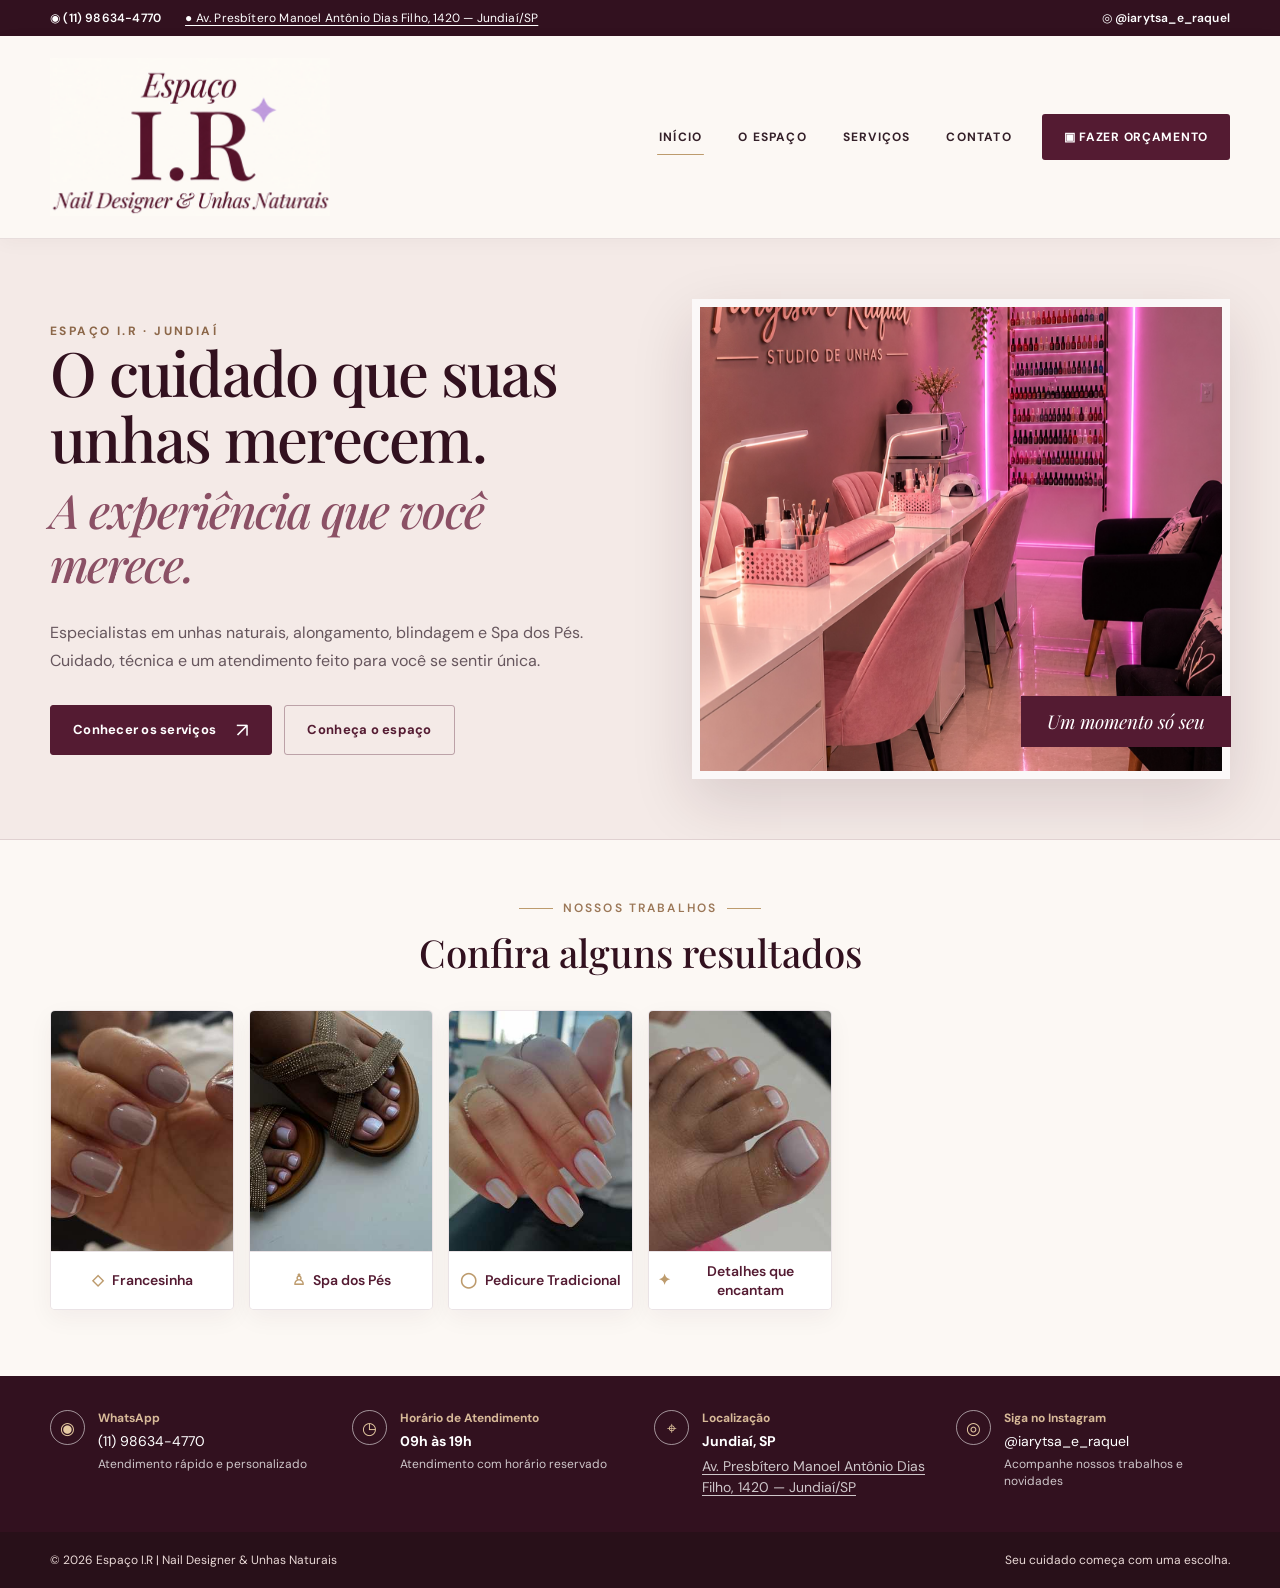
<file: index.html>
<!doctype html>
<html lang="pt-BR">
<head>
  <meta charset="utf-8">
  <meta name="viewport" content="width=device-width,initial-scale=1">
  <meta name="theme-color" content="#641337">
  <meta name="description" content="Espaço I.R | Nail Designer & Unhas Naturais em Jundiaí. Trabalhos, serviços, localização e orçamento.">
  <title>Espaço I.R | Nail Designer & Unhas Naturais</title>
  <link rel="preconnect" href="https://fonts.googleapis.com">
  <link rel="preconnect" href="https://fonts.gstatic.com" crossorigin>
  <link href="https://fonts.googleapis.com/css2?family=DM+Sans:wght@400;500;600;700&family=Playfair+Display:ital,wght@0,500;0,600;1,500&display=swap" rel="stylesheet">
  <link rel="stylesheet" href="site.css">
  <style>
    :root{--wine:#641337;--wine-deep:#3e0b23;--lilac:#b99ad5;--lilac-soft:#f2eafa;--ink:#301824;--muted:#715f68;--cream:#fffdfd}
    *{box-sizing:border-box}html{scroll-behavior:smooth}body{margin:0;background:#fffdfd;color:var(--ink);font-family:"DM Sans",sans-serif}.shell{width:min(1180px,92%);margin:auto}
    .topbar{background:linear-gradient(90deg,#5b1032,#781c43);color:#fff;font-size:12px}.topbar__inner{min-height:42px;display:flex;align-items:center;justify-content:space-between;gap:18px}.topbar__group{display:flex;align-items:center;gap:24px;flex-wrap:wrap}.topbar a{color:#fff;text-decoration:none}.topbar span{opacity:.94}.topbar b{font-weight:600}
    .site-header{position:sticky;top:0;z-index:40;background:rgba(255,255,255,.96);backdrop-filter:blur(18px);border-bottom:1px solid rgba(100,19,55,.07)}.site-header__inner{min-height:112px;display:flex;align-items:center;gap:28px}.brand{display:flex;align-items:center;text-decoration:none;color:var(--wine);min-width:250px}.brand-logo{line-height:.9}.brand-logo__script{display:block;font-family:"Playfair Display",serif;font-style:italic;font-size:28px}.brand-logo__main{display:block;margin-left:76px;margin-top:-19px;font-family:"Playfair Display",serif;font-size:54px;letter-spacing:.02em}.brand-logo__sub{display:block;margin-top:8px;color:#b390a4;font-family:"Playfair Display",serif;font-style:italic;font-size:16px}.brand-logo__spark{display:inline-block;margin-left:6px;color:var(--lilac);font-size:20px}
    .main-nav{display:flex;align-items:center;justify-content:center;gap:30px;margin-left:auto}.main-nav button{position:relative;border:0;background:none;color:#3d1a2a;cursor:pointer;padding:13px 2px;font:700 12px/1 "DM Sans",sans-serif;text-transform:uppercase}.main-nav button::after{position:absolute;right:0;bottom:4px;left:0;height:2px;border-radius:10px;background:var(--wine);content:"";transform:scaleX(0);transition:.18s}.main-nav button:hover::after,.main-nav button[aria-selected="true"]::after{transform:scaleX(1)}.budget-top{display:inline-flex;min-height:48px;align-items:center;gap:9px;border:0;border-radius:999px;padding:0 22px;background:linear-gradient(135deg,#b698cf,#c4a6da);color:#fff;box-shadow:0 9px 24px rgba(96,55,121,.2);cursor:pointer;font:700 12px/1 "DM Sans",sans-serif;text-transform:uppercase}
    .page-panel{display:none}.page-panel.is-active{display:block;animation:fadeIn .22s ease}@keyframes fadeIn{from{opacity:.45;transform:translateY(4px)}to{opacity:1;transform:none}}
    .hero-model{position:relative;overflow:hidden;background:radial-gradient(circle at 18% 42%,rgba(190,158,214,.18),transparent 24%),radial-gradient(circle at 82% 28%,rgba(255,255,255,.88),transparent 23%),linear-gradient(135deg,#f2eafb,#fbf7ff 48%,#eee1f8);border-bottom:1px solid rgba(100,19,55,.04)}.hero-model::before,.hero-model::after{position:absolute;border:1px solid rgba(151,112,176,.14);border-radius:50%;content:""}.hero-model::before{width:280px;height:280px;left:-110px;top:-80px}.hero-model::after{width:360px;height:360px;right:-120px;bottom:-160px}.hero-model__inner{position:relative;z-index:1;padding:48px 0 54px;text-align:center}.hero-model h1{margin:0;color:#4e1831;font-family:"Playfair Display",serif;font-size:clamp(38px,5vw,64px);font-weight:500;line-height:.98}.hero-model h1 em{display:block;margin-top:4px;color:#5f1237;font-size:.92em;font-weight:500}.hero-model__spark{display:inline-block;margin-left:10px;color:#a982c7;font-size:.8em}.hero-model p{max-width:760px;margin:24px auto 0;color:#3e2b35;font-size:15px;line-height:1.55}
    .works{padding:16px 0 14px;background:#fff}.works-title{text-align:center;margin-bottom:20px}.works-title small{display:flex;align-items:center;justify-content:center;gap:10px;color:#6c2947;font-weight:600;text-transform:uppercase}.works-title small::before,.works-title small::after{width:34px;height:1px;background:#b38ca1;content:""}.works-title h2{margin:5px 0 0;color:#4c1730;font-family:"Playfair Display",serif;font-size:34px;font-weight:500}
    .work-grid{display:grid;grid-template-columns:repeat(6,minmax(0,1fr));gap:8px}.work-card{overflow:hidden;border:1px solid rgba(100,19,55,.08);border-radius:18px;background:#f7f0f6;box-shadow:0 7px 22px rgba(63,21,42,.07)}.work-card__media{height:278px;overflow:hidden;background:#eee}.work-card img{width:100%;height:100%;display:block;object-fit:cover;object-position:center;transition:transform .35s ease,filter .35s ease}.work-card:hover img{transform:scale(1.035)}.work-card__caption{min-height:54px;display:flex;align-items:center;justify-content:center;gap:8px;padding:10px 9px;background:linear-gradient(135deg,#5b1132,#751941);color:#fff;text-align:center;font-family:"Playfair Display",serif;font-size:13px}.work-card__caption span{font-size:15px}
    .contact-band{margin-top:18px;background:linear-gradient(90deg,#5c1032,#74163e);color:#fff}.contact-band__grid{display:grid;grid-template-columns:repeat(4,1fr);gap:26px;padding:28px 0}.contact-item{display:flex;gap:13px;align-items:flex-start}.contact-icon{display:grid;width:35px;height:35px;place-items:center;flex:0 0 auto;border:2px solid rgba(255,255,255,.9);border-radius:50%;font-size:17px}.contact-item small{display:block;margin-bottom:5px;font-size:12px;font-weight:700}.contact-item strong,.contact-item a{display:block;color:#fff;text-decoration:none;font-size:13px;line-height:1.5}.contact-item p{margin:4px 0 0;color:rgba(255,255,255,.76);font-size:11px;line-height:1.45}
    .mini-footer{background:linear-gradient(90deg,#c4a4d6,#d3bce2);color:#fff}.mini-footer__inner{min-height:48px;display:flex;align-items:center;justify-content:space-between;gap:20px;font-size:11px}
    .panel-shell{padding:48px 0 90px}.panel-heading{text-align:center;margin-bottom:30px}.panel-heading .section-kicker{color:#8b5ca8;text-transform:uppercase;font-weight:700}.panel-heading h1{margin:6px 0 10px;color:var(--wine);font-family:"Playfair Display",serif;font-size:clamp(34px,5vw,50px);font-weight:500}.panel-heading p{max-width:700px;margin:0 auto;color:var(--muted);line-height:1.7}.space-grid{display:grid;grid-template-columns:repeat(3,1fr);gap:16px}.space-card{border:1px solid rgba(100,19,55,.09);border-radius:24px;padding:25px;background:#fff;box-shadow:0 12px 35px rgba(71,24,48,.05)}.space-card span{display:grid;width:42px;height:42px;place-items:center;margin-bottom:14px;border-radius:50%;background:var(--lilac-soft);color:var(--wine);font-weight:800}.space-card strong{display:block;margin-bottom:8px;color:var(--wine)}.space-card p{margin:0;color:var(--muted);font-size:12px;line-height:1.6}
    .space-gallery{max-width:850px;margin:0 auto 26px}.space-photo{margin:0;overflow:hidden;border:1px solid rgba(100,19,55,.09);border-radius:24px;background:#fff;box-shadow:0 12px 35px rgba(71,24,48,.07)}.space-photo img{display:block;width:100%;height:430px;object-fit:cover;object-position:center 34%}.space-photo figcaption{padding:15px 19px;color:var(--wine);font-size:14px;font-weight:700}
    .services-section{border:1px solid rgba(100,19,55,.08);border-radius:28px;padding:30px;background:#fff;box-shadow:0 18px 50px rgba(72,22,46,.05)}.category-filter{display:flex;gap:8px;overflow:auto;padding-bottom:9px;margin-bottom:14px}.services-status{margin:8px 0 15px;font-weight:600}.estimate-note{margin-top:20px}.contact-grid{display:grid;grid-template-columns:1.35fr .8fr .8fr;gap:16px}.contact-cta{margin-top:20px;border-radius:25px;padding:26px;background:linear-gradient(135deg,var(--wine),#7b2147);color:#fff}.contact-cta h3{margin:0 0 8px;font-family:"Playfair Display",serif;font-size:26px}.contact-cta p{color:rgba(255,255,255,.8)}.contact-cta a{display:inline-flex;min-height:44px;align-items:center;border-radius:999px;padding:0 17px;background:#fff;color:var(--wine);font-size:12px;font-weight:800;text-decoration:none}.quote-bar{display:none}body[data-current-page="servicos"] .quote-bar{display:block}
    @media(max-width:1050px){.main-nav{gap:16px}.work-grid{grid-template-columns:repeat(3,1fr)}.work-card__media{height:300px}.contact-band__grid{grid-template-columns:1fr 1fr}.brand{min-width:220px}}
    @media(max-width:780px){.topbar__inner{padding:8px 0;align-items:flex-start}.topbar__group{gap:9px}.site-header__inner{min-height:auto;flex-wrap:wrap;padding:14px 0}.brand{min-width:0}.brand-logo__script{font-size:23px}.brand-logo__main{font-size:44px;margin-left:61px}.brand-logo__sub{font-size:13px}.main-nav{order:3;width:100%;justify-content:flex-start;overflow-x:auto;gap:18px}.main-nav button{flex:0 0 auto}.budget-top{margin-left:auto}.work-grid{grid-template-columns:repeat(2,1fr)}.work-card__media{height:260px}.contact-band__grid,.contact-grid,.space-grid{grid-template-columns:1fr}.mini-footer__inner{padding:13px 0;display:block;text-align:center}.mini-footer__inner span{display:block;margin:4px 0}}
    @media(max-width:780px){.space-photo img{height:340px}}
    @media(max-width:480px){.topbar{font-size:10px}.topbar__group:last-child{display:none}.site-header__inner{gap:10px}.brand-logo__script{font-size:20px}.brand-logo__main{font-size:38px;margin-left:54px}.brand-logo__sub{font-size:11px}.budget-top{min-height:42px;padding:0 14px;font-size:10px}.hero-model__inner{padding:36px 0 40px}.hero-model p{font-size:13px}.works-title h2{font-size:28px}.work-grid{grid-template-columns:1fr 1fr;gap:7px}.work-card{border-radius:14px}.work-card__media{height:205px}.work-card__caption{min-height:48px;font-size:11px;padding:8px 6px}.contact-band__grid{padding:22px 0;gap:18px}.panel-shell{padding-top:32px}.services-section{padding:22px 15px}}
    a[data-map-address]{color:inherit;text-decoration:underline;text-underline-offset:3px}a[data-map-address]:focus-visible{outline:2px solid currentColor;outline-offset:4px}
  </style>
  <link rel="stylesheet" href="logo-v2.css?v=1">
  <link rel="stylesheet" href="premium.css">
  <link rel="stylesheet" href="reviews.css?v=4">
<link rel="stylesheet" href="promotions.css?v=2">
</head>
<body data-current-page="inicio">
  <div class="topbar"><div class="shell topbar__inner"><div class="topbar__group"><a href="https://wa.me/5511986344770" target="_blank" rel="noopener">◉ <b>(11) 98634-4770</b></a><a data-map-address data-map-prefix="● " href="https://www.google.com/maps/search/?api=1&amp;query=Av.%20Presb%C3%ADtero%20Manoel%20Ant%C3%B4nio%20Dias%20Filho%2C%20N%C2%B0%201420%20-%20Parque%20Res.%20Jundia%C3%AD%2C%20Jundia%C3%AD%20-%20SP%2C%2013212-461" target="_blank" rel="noopener noreferrer" title="Abrir endereço no Google Maps">● Av. Presbítero Manoel Antônio Dias Filho, 1420 — Jundiaí/SP</a></div><div class="topbar__group"><a id="topInstagram" href="https://www.instagram.com/iarytsa_e_raquel" target="_blank" rel="noopener">◎ <b>@iarytsa_e_raquel</b></a></div></div></div>
  <header class="site-header"><div class="shell site-header__inner">
    <a class="brand" href="#inicio" data-page-link="inicio" aria-label="Espaço I.R"><span class="brand-logo brand-logo--image"><img class="brand-logo__image" src="assets/brand/espaco-ir-logo-v2.png" width="1688" height="932" alt="Espaço I.R — Nail Designer &amp; Unhas Naturais" fetchpriority="high" decoding="async"><strong id="brandName" hidden>Espaço I.R</strong><strong id="footerName" hidden>Espaço I.R</strong></span></a>
    <nav class="main-nav" role="tablist" aria-label="Menu principal"><button type="button" data-page="inicio" aria-selected="true">Início</button><button type="button" data-page="espaco" aria-selected="false">O Espaço</button><button type="button" data-page="servicos" aria-selected="false">Serviços</button><button type="button" data-page="contato" aria-selected="false">Contato</button></nav>
    <button class="budget-top" type="button" data-open-page="servicos">▣ Fazer orçamento</button>
    <a id="instagramLink" href="https://www.instagram.com/iarytsa_e_raquel" target="_blank" rel="noopener" hidden><span id="instagram">@iarytsa_e_raquel</span></a>
  </div></header>
  <main>
    <section class="page-panel is-active" data-panel="inicio" id="page-inicio">
      <section class="ir-promo-section shell" data-promotions data-promotion-home hidden aria-label="Promoções disponíveis"></section><section class="hero-model"><div class="shell hero-model__inner"><div class="hero-model__copy"><span class="hero-model__eyebrow">Espaço I.R · Jundiaí</span><h1>O cuidado que suas unhas merecem. <em>A experiência que você merece.</em></h1><p id="tagline">Especialistas em unhas naturais, alongamento, blindagem e Spa dos Pés.<br>Cuidado, técnica e um atendimento feito para você se sentir única.</p><div class="hero-model__actions"><button type="button" class="hero-model__primary" data-open-page="servicos">Conhecer os serviços <span aria-hidden="true">↗</span></button><button type="button" class="hero-model__secondary" data-open-page="espaco">Conheça o espaço</button></div><span id="city" hidden>Jundiaí, SP</span></div><div class="hero-model__visual"><img src="assets/espaco/interior.jpg" alt="Ambiente interno do Espaço I.R" loading="eager"><span class="hero-model__visual-label">Um momento só seu</span></div></div></section>
      <section class="works"><div class="shell"><div class="works-title"><small>Nossos trabalhos</small><h2>Confira alguns resultados</h2></div><div class="work-grid">
        <article class="work-card"><div class="work-card__media"><img src="assets/trabalhos/unhas-naturais-01.jpg" alt="Unhas naturais claras" loading="eager"></div><div class="work-card__caption"><span>♢</span>Unhas Naturais</div></article>
        <article class="work-card"><div class="work-card__media"><img src="assets/trabalhos/unhas-naturais-02.jpg" alt="Francesinha delicada" loading="lazy"></div><div class="work-card__caption"><span>◇</span>Francesinha</div></article>
        <article class="work-card"><div class="work-card__media"><img src="assets/trabalhos/unhas-naturais-03.jpg" alt="Esmaltação vinho" loading="lazy"></div><div class="work-card__caption"><span>✦</span>Esmaltação em Gel</div></article>
        <article class="work-card"><div class="work-card__media"><img src="assets/trabalhos/pedicure-01.jpg" alt="Pedicure clara" loading="lazy"></div><div class="work-card__caption"><span>♙</span>Spa dos Pés</div></article>
        <article class="work-card"><div class="work-card__media"><img src="assets/trabalhos/pedicure-02.jpg" alt="Pedicure tradicional" loading="lazy"></div><div class="work-card__caption"><span>◯</span>Pedicure Tradicional</div></article>
        <article class="work-card"><div class="work-card__media"><img src="assets/trabalhos/pedicure-03.jpg" alt="Pedicure com sandália" loading="lazy"></div><div class="work-card__caption"><span>✦</span>Detalhes que encantam</div></article>
      </div></div></section>
      <section class="contact-band"><div class="shell contact-band__grid"><div class="contact-item"><span class="contact-icon">◉</span><div><small>WhatsApp</small><a href="https://wa.me/5511986344770" target="_blank" rel="noopener">(11) 98634-4770</a><p>Atendimento rápido e personalizado</p></div></div><div class="contact-item"><span class="contact-icon">◷</span><div><small>Horário de Atendimento</small><strong id="hours">09h às 19h</strong><p>Atendimento com horário reservado</p></div></div><div class="contact-item"><span class="contact-icon">⌖</span><div><small>Localização</small><strong id="addressTitle">Jundiaí, SP</strong><p><a id="address" data-map-address href="https://www.google.com/maps/search/?api=1&amp;query=Av.%20Presb%C3%ADtero%20Manoel%20Ant%C3%B4nio%20Dias%20Filho%2C%20N%C2%B0%201420%20-%20Parque%20Res.%20Jundia%C3%AD%2C%20Jundia%C3%AD%20-%20SP%2C%2013212-461" target="_blank" rel="noopener noreferrer" title="Abrir endereço no Google Maps">Av. Presbítero Manoel Antônio Dias Filho, 1420 — Jundiaí/SP</a></p></div></div><div class="contact-item"><span class="contact-icon">◎</span><div><small>Siga no Instagram</small><a href="https://www.instagram.com/iarytsa_e_raquel" target="_blank" rel="noopener">@iarytsa_e_raquel</a><p>Acompanhe nossos trabalhos e novidades</p></div></div></div></section>
      <div class="mini-footer"><div class="shell mini-footer__inner"><span>© 2026 Espaço I.R | Nail Designer &amp; Unhas Naturais</span><span>Seu cuidado começa com uma escolha.</span></div></div>
    </section>
    <section class="page-panel" data-panel="espaco" id="page-espaco"><div class="panel-shell shell"><div class="panel-heading"><p class="section-kicker">O Espaço</p><h1>Um ambiente pensado para cuidar de você</h1><p>No Espaço I.R, cada atendimento é realizado com atenção aos detalhes, conforto e técnicas voltadas à valorização das unhas naturais.</p></div><div class="space-gallery" aria-label="Foto do Espaço I.R"><figure class="space-photo"><img src="assets/espaco/interior.jpg" alt="Interior do Espaço I.R com mesas de atendimento, poltronas e esmaltes" loading="lazy"><figcaption>Conheça nosso ambiente</figcaption></figure></div><div class="space-grid"><article class="space-card"><span>01</span><strong>Especialistas em unhas naturais</strong><p>Cuidado técnico para proteção, beleza e valorização das unhas naturais.</p></article><article class="space-card"><span>02</span><strong>Atendimento personalizado</strong><p>Cada cliente recebe atenção individual para escolher o cuidado mais adequado.</p></article><article class="space-card"><span>03</span><strong>Ambiente acolhedor</strong><p>Organização, conforto e delicadeza para tornar o atendimento uma experiência especial.</p></article></div>
<section class="space-reviews" aria-labelledby="spaceReviewsHeading">
 <div class="space-reviews-heading"><div><p class="section-kicker">Experiências reais</p><h2 id="spaceReviewsHeading">Avaliações das nossas clientes</h2><p>Notas e comentários de quem já recebeu atendimento no Espaço I.R.</p></div><a class="space-review-button" href="https://maps.app.goo.gl/5M1hwn8CTaPTF18f7?g_st=ic" target="_blank" rel="noopener noreferrer">Avaliar no Google <span aria-hidden="true">↗</span></a></div>

<div class="google-reviews" aria-labelledby="googleReviewsHeading">
 <div class="google-reviews-heading"><div><h3 id="googleReviewsHeading">Avaliações no Google</h3><p>Experiências compartilhadas no Google Maps.</p></div></div>
 <div class="space-review-summary"><strong>5,0 <small>/ 5</small></strong><span>22 avaliações no Google<br><small>Nota registrada em 05/10/2026</small></span></div>
 <div class="space-review-list"><article class="space-review-card google-review-card"><div class="google-review-author"><span class="google-review-initial" aria-hidden="true">M</span><div><strong>mirian lima</strong><small>Avaliação do Google</small></div></div><span class="space-review-stars" role="img" aria-label="5 de 5 estrelas">★★★★★</span><blockquote class="space-review-comment">Com certeza são as melhores 🥰 Dão uma atenção maravilhosa na cutilagem e esmaltação!! Amo e super indico 🫶</blockquote></article>
<article class="space-review-card google-review-card"><div class="google-review-author"><span class="google-review-initial" aria-hidden="true">L</span><div><strong>Larissa Lopes</strong><small>Avaliação do Google</small></div></div><span class="space-review-stars" role="img" aria-label="5 de 5 estrelas">★★★★★</span><blockquote class="space-review-comment">As meninas são muito educadas além disso tem o dom elas arrasam nas unhas ❤️</blockquote></article>
<article class="space-review-card google-review-card"><div class="google-review-author"><span class="google-review-initial" aria-hidden="true">M</span><div><strong>Mickelly Ruiz</strong><small>Avaliação do Google</small></div></div><span class="space-review-stars" role="img" aria-label="5 de 5 estrelas">★★★★★</span><blockquote class="space-review-comment">Meninas totalmente educadas 😍 amei o salão .
Meninas que tem as mãos de fadas✨ 😍🥰</blockquote></article></div>
 <details class="google-reviews-more"><summary>Ver mais 10 avaliações do Google</summary><div class="space-review-list"><article class="space-review-card google-review-card"><div class="google-review-author"><span class="google-review-initial" aria-hidden="true">R</span><div><strong>Ricardo Moreira</strong><small>Avaliação do Google</small></div></div><span class="space-review-stars" role="img" aria-label="5 de 5 estrelas">★★★★★</span><blockquote class="space-review-comment">Lugar top minhas amigas vão gostar muito do local e do atendimento</blockquote></article>
<article class="space-review-card google-review-card"><div class="google-review-author"><span class="google-review-initial" aria-hidden="true">D</span><div><strong>Daiane Souza faria</strong><small>Avaliação do Google</small></div></div><span class="space-review-stars" role="img" aria-label="5 de 5 estrelas">★★★★★</span><blockquote class="space-review-comment">Espaço agradável
Super atenciosas
Unhas perfeitas</blockquote></article>
<article class="space-review-card google-review-card"><div class="google-review-author"><span class="google-review-initial" aria-hidden="true">I</span><div><strong>Isabelle C.</strong><small>Avaliação do Google</small></div></div><span class="space-review-stars" role="img" aria-label="5 de 5 estrelas">★★★★★</span><blockquote class="space-review-comment">amoo o trabalho das meninas! super recomendo</blockquote></article>
<article class="space-review-card google-review-card"><div class="google-review-author"><span class="google-review-initial" aria-hidden="true">C</span><div><strong>Cassia Oliveira Pipoli</strong><small>Avaliação do Google</small></div></div><span class="space-review-stars" role="img" aria-label="5 de 5 estrelas">★★★★★</span><blockquote class="space-review-comment">Atendimento top
Venham conhecer super indico</blockquote></article>
<article class="space-review-card google-review-card"><div class="google-review-author"><span class="google-review-initial" aria-hidden="true">G</span><div><strong>Grazielle Giovanna</strong><small>Avaliação do Google</small></div></div><span class="space-review-stars" role="img" aria-label="5 de 5 estrelas">★★★★★</span><blockquote class="space-review-comment">Muito top as meninas arrasam</blockquote><p class="google-review-service"><strong>Serviços:</strong> Manicure</p></article>
<article class="space-review-card google-review-card"><div class="google-review-author"><span class="google-review-initial" aria-hidden="true">J</span><div><strong>Janyelle Santos</strong><small>Avaliação do Google</small></div></div><span class="space-review-stars" role="img" aria-label="5 de 5 estrelas">★★★★★</span><blockquote class="space-review-comment">Espaço maravilhoso ótimo atendimento 🥰</blockquote></article>
<article class="space-review-card google-review-card"><div class="google-review-author"><span class="google-review-initial" aria-hidden="true">E</span><div><strong>Erica Silva</strong><small>Avaliação do Google</small></div></div><span class="space-review-stars" role="img" aria-label="5 de 5 estrelas">★★★★★</span><blockquote class="space-review-comment">Top super recomendo 🤩</blockquote></article>
<article class="space-review-card google-review-card"><div class="google-review-author"><span class="google-review-initial" aria-hidden="true">I</span><div><strong>Isabelly Cristiny</strong><small>Avaliação do Google</small></div></div><span class="space-review-stars" role="img" aria-label="5 de 5 estrelas">★★★★★</span><blockquote class="space-review-comment">top amei</blockquote><p class="google-review-service"><strong>Serviços:</strong> Corte e lixa de unhas</p></article>
<article class="space-review-card google-review-card"><div class="google-review-author"><span class="google-review-initial" aria-hidden="true">S</span><div><strong>SITIO E RANCHO 0100 ITUPEVA</strong><small>Avaliação do Google</small></div></div><span class="space-review-stars" role="img" aria-label="5 de 5 estrelas">★★★★★</span><blockquote class="space-review-comment">AS MELHORES PROFISSIONAIS, PARABÉNS 👏</blockquote><p class="google-review-service"><strong>Serviços:</strong> Esmaltação de unhas</p></article>
<article class="space-review-card google-review-card"><div class="google-review-author"><span class="google-review-initial" aria-hidden="true">N</span><div><strong>Nagila Ormelesi</strong><small>Avaliação do Google</small></div></div><span class="space-review-stars" role="img" aria-label="5 de 5 estrelas">★★★★★</span><p class="space-review-no-comment">Avaliação enviada sem comentário.</p><p class="google-review-service"><strong>Serviços:</strong> Manicure, Pedicure</p></article></div></details>
 <p class="google-reviews-note">13 avaliações transcritas do registro de 05/10/2026. Consulte o Google Maps para ver todas as avaliações e a nota atualizada.</p>
</div>

</section>
</div></section>
    <section class="page-panel" data-panel="servicos" id="page-servicos"><div class="panel-shell shell"><div class="panel-heading"><p class="section-kicker">Serviços</p><h1>Escolha o cuidado ideal para você</h1><p>Selecione um ou mais serviços e monte seu orçamento.</p></div><section class="ir-promo-section" data-promotions hidden aria-label="Promoções disponíveis"></section><section class="services-section" id="servicos"><nav class="category-filter" id="tabs" aria-label="Categorias de serviços"></nav><div class="services-status" id="servicesStatus" role="status" aria-live="polite">Carregando serviços disponíveis…</div><div class="services-grid" id="services" aria-busy="true"><div class="service-skeleton"></div><div class="service-skeleton"></div><div class="service-skeleton"></div></div><aside class="estimate-note"><span class="estimate-note__icon">i</span><p><strong>Sobre o valor exibido</strong>Esta é uma estimativa. Detalhes, disponibilidade e valor final são confirmados no atendimento.</p></aside></section></div></section>
    <section class="page-panel" data-panel="contato" id="page-contato"><div class="panel-shell shell"><div class="panel-heading"><p class="section-kicker">Contato</p><h1>Fale com o Espaço I.R</h1><p>Confira endereço, horário e os canais para entrar em contato.</p></div><div class="contact-grid"><article class="info-card info-card--wide"><span class="info-card__icon">⌖</span><div><small>Endereço</small><strong>Jundiaí, SP</strong><p><a data-map-address href="https://www.google.com/maps/search/?api=1&amp;query=Av.%20Presb%C3%ADtero%20Manoel%20Ant%C3%B4nio%20Dias%20Filho%2C%20N%C2%B0%201420%20-%20Parque%20Res.%20Jundia%C3%AD%2C%20Jundia%C3%AD%20-%20SP%2C%2013212-461" target="_blank" rel="noopener noreferrer" title="Abrir endereço no Google Maps">Av. Presbítero Manoel Antônio Dias Filho, N° 1420 - Parque Res. Jundiaí, Jundiaí - SP, 13212-461</a></p></div></article><article class="info-card"><span class="info-card__icon">◷</span><div><small>Horário</small><strong id="hoursTitle">Atendimento</strong><p>09h às 19h</p></div></article><article class="info-card"><span class="info-card__icon">◎</span><div><small>Instagram</small><strong>@iarytsa_e_raquel</strong><p>Acompanhe nossos trabalhos</p></div></article></div><div class="contact-cta"><h3>Quer agendar ou tirar uma dúvida?</h3><p>Fale conosco diretamente pelo WhatsApp.</p><a href="https://wa.me/5511986344770" target="_blank" rel="noopener">WhatsApp: (11) 98634-4770</a></div></div></section>
  </main>
  <div class="quote-bar" aria-label="Resumo do orçamento"><div class="quote-bar__inner shell"><div class="quote-summary" aria-live="polite"><span id="count">Nenhum serviço selecionado</span><strong id="total">Escolha seus serviços</strong></div><button class="clear-button" id="clearButton" type="button" hidden>Limpar</button><a class="whatsapp-button" id="ctaButton" href="https://wa.me/5511986344770" target="_blank" rel="noopener"><span class="whatsapp-button__icon">◔</span><span id="ctaLabel">Falar no WhatsApp</span><span>→</span></a></div></div>
  <div id="serviceMenu" hidden></div>
  <script>(function(){const buttons=[...document.querySelectorAll('[data-page]')],panels=[...document.querySelectorAll('[data-panel]')];function openPage(name,hash=true){if(name==='avaliacoes')name='espaco';panels.forEach(p=>p.classList.toggle('is-active',p.dataset.panel===name));buttons.forEach(b=>b.setAttribute('aria-selected',String(b.dataset.page===name)));document.body.dataset.currentPage=name;if(hash)history.replaceState(null,'','#'+name);window.scrollTo({top:0,behavior:'smooth'});}buttons.forEach(b=>b.addEventListener('click',()=>openPage(b.dataset.page)));document.querySelectorAll('[data-open-page]').forEach(b=>b.addEventListener('click',()=>openPage(b.dataset.openPage)));document.querySelectorAll('[data-page-link]').forEach(a=>a.addEventListener('click',e=>{e.preventDefault();openPage('inicio')}));const initial=location.hash.slice(1).split('?')[0];if(['inicio','espaco','servicos','contato','avaliacoes'].includes(initial))openPage(initial,false);window.IR_NAV={openPage};})();</script>
  <noscript><p class="noscript-message">Ative o JavaScript para visualizar os serviços e montar seu orçamento.</p></noscript><script src="supabase-config.js"></script><script src="professionals.js?v=3"></script><script src="site.js?v=address-links-1"></script><script src="customer-contact.js?v=1"></script><script src="promotions-common.js?v=2"></script><script src="promotions.js?v=2"></script><script src="quote-register.js?v=7"></script>
</body>
</html>
</file>
<file: site.css>
:root {
  color-scheme: light;
  --paper: #fbf8ff;
  --lilac-50: #f8f3ff;
  --lilac-100: #eee2ff;
  --lilac-300: #ceb2ee;
  --surface: #ffffff;
  --surface-soft: #fff5f7;
  --rose-50: #fff0f4;
  --rose-100: #ffe0e9;
  --rose-300: #f09ab4;
  --rose-500: #d94d78;
  --rose-700: #9b2f57;
  --wine: #4b1630;
  --ink: #311420;
  --muted: #785c68;
  --line: rgba(75, 22, 48, 0.12);
  --line-strong: rgba(75, 22, 48, 0.2);
  --gold: #c89a4b;
  --success: #1e8d5b;
  --shadow-sm: 0 8px 28px rgba(75, 22, 48, 0.07);
  --shadow-md: 0 24px 70px rgba(75, 22, 48, 0.13);
  --radius-lg: 26px;
  --radius-md: 20px;
  --shell: 920px;
}

* {
  box-sizing: border-box;
}

html {
  scroll-behavior: smooth;
}

body {
  min-width: 320px;
  margin: 0;
  padding-bottom: 126px;
  overflow-x: hidden;
  background:
    radial-gradient(circle at 9% 4%, rgba(190, 153, 229, 0.22), transparent 29rem),
    radial-gradient(circle at 92% 55%, rgba(220, 199, 244, 0.2), transparent 32rem),
    linear-gradient(180deg, var(--lilac-50) 0%, var(--paper) 44%, #f6efff 100%);
  color: var(--ink);
  font-family: "DM Sans", system-ui, -apple-system, BlinkMacSystemFont, "Segoe UI", sans-serif;
  -webkit-font-smoothing: antialiased;
}

button,
a {
  -webkit-tap-highlight-color: transparent;
}

button,
input,
textarea,
select {
  font: inherit;
}

button,
a {
  outline: none;
}

button:focus-visible,
a:focus-visible {
  box-shadow: 0 0 0 4px rgba(217, 77, 120, 0.22);
}

.shell {
  width: min(calc(100% - 40px), var(--shell));
  margin-inline: auto;
}

.page-glow {
  position: fixed;
  z-index: -1;
  width: 320px;
  height: 320px;
  border-radius: 999px;
  filter: blur(10px);
  pointer-events: none;
}

.page-glow--top {
  top: 80px;
  right: -220px;
  background: rgba(206, 178, 238, 0.46);
}

.page-glow--bottom {
  bottom: 130px;
  left: -230px;
  background: rgba(190, 153, 229, 0.23);
}

.site-header {
  padding: 22px 0;
}

.site-header__inner {
  display: flex;
  align-items: center;
  justify-content: space-between;
  gap: 20px;
}

.brand {
  display: inline-flex;
  align-items: center;
  gap: 11px;
}

.brand__mark {
  position: relative;
  display: grid;
  width: 50px;
  height: 50px;
  place-items: center;
  flex: 0 0 auto;
  border: 1px solid transparent;
  border-radius: 50%;
  background:
    linear-gradient(145deg, rgba(255, 255, 255, 0.98), rgba(244, 236, 255, 0.94)) padding-box,
    linear-gradient(135deg, #f2cf87 0%, #b58bd4 48%, #d3a74f 100%) border-box;
  box-shadow:
    0 8px 24px rgba(87, 48, 116, 0.14),
    inset 0 0 18px rgba(255, 255, 255, 0.75);
}

.brand__mark::after {
  position: absolute;
  inset: 4px;
  border: 1px solid rgba(200, 154, 75, 0.2);
  border-radius: inherit;
  content: "";
}

.brand__monogram {
  position: relative;
  z-index: 1;
  display: flex;
  align-items: baseline;
  justify-content: center;
  font-family: "Playfair Display", serif;
  font-weight: 600;
  line-height: 1;
}

.brand__initial {
  color: var(--wine);
  font-size: 19px;
  letter-spacing: -0.08em;
  text-shadow: 0 2px 10px rgba(75, 22, 48, 0.12);
}

.brand__ampersand {
  margin-inline: 2px 3px;
  color: var(--gold);
  font-family: "DM Sans", sans-serif;
  font-size: 8px;
  font-style: italic;
  font-weight: 700;
  letter-spacing: 0;
  transform: translateY(-2px);
}

.brand__copy {
  display: grid;
  gap: 1px;
}

.brand__copy strong {
  color: var(--wine);
  font-family: "Playfair Display", serif;
  font-size: 18px;
  line-height: 1.15;
}

.brand__copy small {
  color: var(--muted);
  font-size: 10px;
  font-weight: 700;
  letter-spacing: 0.12em;
  text-transform: uppercase;
}

.brand__copy .brand__slogan {
  width: fit-content;
  background: linear-gradient(90deg, var(--rose-700) 0%, var(--gold) 48%, var(--rose-700) 100%);
  background-size: 180% auto;
  color: var(--gold);
  font-size: 9px;
  letter-spacing: 0.15em;
  text-shadow: 0 2px 14px rgba(200, 154, 75, 0.28);
  -webkit-background-clip: text;
  background-clip: text;
  -webkit-text-fill-color: transparent;
}

.instagram-link {
  display: inline-flex;
  align-items: center;
  gap: 7px;
  border: 1px solid var(--line);
  border-radius: 999px;
  padding: 9px 13px;
  background: rgba(255, 255, 255, 0.7);
  color: var(--rose-700);
  font-size: 12px;
  font-weight: 700;
  text-decoration: none;
  transition: border-color 180ms ease, transform 180ms ease, background 180ms ease;
}

.instagram-link:hover {
  transform: translateY(-1px);
  border-color: var(--rose-300);
  background: var(--surface);
}

.hero {
  padding: 16px 0 38px;
}

.hero__card {
  position: relative;
  display: grid;
  min-height: 354px;
  align-items: center;
  overflow: hidden;
  border: 1px solid rgba(255, 255, 255, 0.84);
  border-radius: 36px;
  padding: 54px 56px;
  background:
    radial-gradient(circle at 82% 15%, rgba(255, 255, 255, 0.72), transparent 16rem),
    linear-gradient(135deg, #fff1f5 0%, #ffe1e9 54%, #f8c6d5 100%);
  box-shadow: var(--shadow-md);
}

.hero__card::before,
.hero__card::after {
  position: absolute;
  border: 1px solid rgba(155, 47, 87, 0.12);
  border-radius: 50%;
  content: "";
}

.hero__card::before {
  top: -150px;
  right: -68px;
  width: 360px;
  height: 360px;
}

.hero__card::after {
  right: -104px;
  bottom: -228px;
  width: 480px;
  height: 480px;
}

.hero__content {
  position: relative;
  z-index: 1;
  max-width: 590px;
}

.eyebrow,
.section-kicker {
  margin: 0 0 12px;
  color: var(--rose-700);
  font-size: 11px;
  font-weight: 700;
  letter-spacing: 0.16em;
  text-transform: uppercase;
}

.eyebrow span:first-child {
  margin-right: 7px;
  color: var(--gold);
}

.hero h1 {
  max-width: 610px;
  margin: 0;
  color: var(--wine);
  font-family: "Playfair Display", serif;
  font-size: clamp(40px, 7vw, 66px);
  font-weight: 600;
  letter-spacing: -0.045em;
  line-height: 0.98;
}

.hero h1 em {
  color: var(--rose-500);
  font-weight: 600;
}

.hero__text {
  max-width: 540px;
  margin: 22px 0 0;
  color: #6f4354;
  font-size: 15px;
  line-height: 1.65;
}

.hero__benefits {
  display: flex;
  flex-wrap: wrap;
  gap: 9px;
  margin-top: 27px;
}

.hero__benefits span {
  display: inline-flex;
  align-items: center;
  gap: 7px;
  border: 1px solid rgba(155, 47, 87, 0.12);
  border-radius: 999px;
  padding: 7px 12px 7px 8px;
  background: rgba(255, 255, 255, 0.58);
  color: var(--wine);
  font-size: 11px;
  font-weight: 700;
}

.hero__benefits b {
  display: grid;
  width: 20px;
  height: 20px;
  place-items: center;
  border-radius: 50%;
  background: var(--rose-500);
  color: white;
  font-size: 10px;
}

.hero__seal {
  position: absolute;
  z-index: 1;
  top: 45px;
  right: 55px;
  display: grid;
  width: 116px;
  height: 116px;
  place-content: center;
  border: 1px solid rgba(155, 47, 87, 0.22);
  border-radius: 50%;
  color: var(--rose-700);
  text-align: center;
  transform: rotate(7deg);
}

.hero__seal::after {
  position: absolute;
  inset: 6px;
  border: 1px dashed rgba(155, 47, 87, 0.22);
  border-radius: inherit;
  content: "";
}

.hero__seal span {
  font-size: 9px;
  font-weight: 700;
  letter-spacing: 0.15em;
  text-transform: uppercase;
}

.hero__seal strong {
  font-family: "Playfair Display", serif;
  font-size: 24px;
  font-style: italic;
}

.hero__seal i {
  color: var(--gold);
  font-size: 10px;
}

.services-section,
.visit {
  padding: 42px 0;
}

.section-heading {
  display: flex;
  align-items: end;
  justify-content: space-between;
  gap: 32px;
  margin-bottom: 24px;
}

.section-heading h2 {
  margin: 0;
  color: var(--wine);
  font-family: "Playfair Display", serif;
  font-size: clamp(27px, 4vw, 36px);
  line-height: 1.1;
}

.section-heading > p {
  max-width: 260px;
  margin: 0 0 3px;
  color: var(--muted);
  font-size: 13px;
  line-height: 1.5;
  text-align: right;
}

.section-heading--compact {
  margin-bottom: 20px;
}

.category-filter {
  display: flex;
  gap: 9px;
  overflow-x: auto;
  margin: 0 -3px;
  padding: 3px 3px 8px;
  scrollbar-width: none;
}

.category-filter::-webkit-scrollbar {
  display: none;
}

.category-button {
  flex: 0 0 auto;
  border: 1px solid var(--line);
  border-radius: 999px;
  padding: 10px 16px;
  background: var(--surface);
  color: var(--muted);
  cursor: pointer;
  font-size: 12px;
  font-weight: 700;
  transition: color 160ms ease, border-color 160ms ease, background 160ms ease, transform 160ms ease;
}

.category-button:hover {
  transform: translateY(-1px);
  border-color: var(--rose-300);
  color: var(--rose-700);
}

.category-button[aria-pressed="true"] {
  border-color: var(--wine);
  background: var(--wine);
  color: white;
}

.services-status {
  min-height: 19px;
  margin: 7px 0 13px;
  color: var(--muted);
  font-size: 12px;
}

.services-grid {
  display: grid;
  grid-template-columns: repeat(2, minmax(0, 1fr));
  gap: 13px;
}

.service-card {
  position: relative;
  display: grid;
  min-height: 136px;
  grid-template-columns: 48px 1fr auto;
  grid-template-rows: auto 1fr;
  gap: 4px 13px;
  align-items: start;
  border: 1px solid var(--line);
  border-radius: var(--radius-md);
  padding: 17px;
  overflow: hidden;
  background: var(--surface);
  color: var(--ink);
  cursor: pointer;
  text-align: left;
  box-shadow: var(--shadow-sm);
  transition: border-color 180ms ease, box-shadow 180ms ease, transform 180ms ease;
}

.service-card:hover {
  transform: translateY(-2px);
  border-color: rgba(217, 77, 120, 0.38);
  box-shadow: 0 15px 35px rgba(75, 22, 48, 0.1);
}

.service-card[aria-pressed="true"] {
  border-color: var(--rose-500);
  background: linear-gradient(145deg, #fff 0%, #fff6f8 100%);
  box-shadow: 0 14px 40px rgba(217, 77, 120, 0.16);
}

.service-card__icon {
  display: grid;
  width: 48px;
  height: 48px;
  grid-row: 1 / 3;
  place-items: center;
  border-radius: 15px;
  background: var(--rose-50);
  color: var(--rose-700);
  font-family: "Playfair Display", serif;
  font-size: 21px;
}

.service-card__copy {
  min-width: 0;
}

.service-card__copy strong {
  display: block;
  color: var(--wine);
  font-size: 14px;
  line-height: 1.35;
}

.service-card__copy p {
  margin: 5px 0 0;
  color: var(--muted);
  font-size: 11px;
  line-height: 1.45;
}

.service-card__price {
  grid-column: 2;
  align-self: end;
  margin-top: 9px;
}

.service-card__price strong {
  display: block;
  color: var(--rose-700);
  font-size: 14px;
}

.service-card__price small {
  display: block;
  margin-top: 2px;
  color: var(--muted);
  font-size: 9px;
  font-weight: 600;
  text-transform: uppercase;
}

.service-card__check {
  display: grid;
  width: 24px;
  height: 24px;
  grid-column: 3;
  grid-row: 1;
  place-items: center;
  border: 1.5px solid var(--line-strong);
  border-radius: 50%;
  color: transparent;
  font-size: 12px;
  transition: background 160ms ease, border-color 160ms ease, color 160ms ease;
}

.service-card[aria-pressed="true"] .service-card__check {
  border-color: var(--rose-500);
  background: var(--rose-500);
  color: white;
}

.service-skeleton {
  height: 136px;
  border: 1px solid var(--line);
  border-radius: var(--radius-md);
  background: linear-gradient(100deg, #fff 25%, #fff4f6 40%, #fff 55%);
  background-size: 220% 100%;
  animation: shimmer 1.45s ease-in-out infinite;
}

.estimate-note {
  display: flex;
  align-items: flex-start;
  gap: 12px;
  margin-top: 18px;
  border: 1px solid rgba(200, 154, 75, 0.25);
  border-radius: 18px;
  padding: 14px 16px;
  background: #fffaf0;
}

.estimate-note__icon {
  display: grid;
  width: 24px;
  height: 24px;
  place-items: center;
  flex: 0 0 auto;
  border-radius: 50%;
  background: rgba(200, 154, 75, 0.15);
  color: #8c692c;
  font-family: "Playfair Display", serif;
  font-weight: 600;
}

.estimate-note p {
  margin: 0;
  color: #725c35;
  font-size: 11px;
  line-height: 1.55;
}

.estimate-note strong {
  display: block;
  margin-bottom: 2px;
  color: #634a1d;
  font-size: 12px;
}

.visit {
  padding-bottom: 50px;
}

.visit__grid {
  display: grid;
  grid-template-columns: 1.4fr 1fr 1fr;
  gap: 12px;
}

.info-card {
  display: flex;
  min-height: 140px;
  align-items: flex-start;
  gap: 13px;
  border: 1px solid var(--line);
  border-radius: var(--radius-md);
  padding: 18px;
  background: rgba(255, 255, 255, 0.78);
}

.info-card__icon {
  display: grid;
  width: 36px;
  height: 36px;
  place-items: center;
  flex: 0 0 auto;
  border-radius: 12px;
  background: var(--rose-50);
  color: var(--rose-700);
  font-size: 17px;
}

.info-card div {
  min-width: 0;
}

.info-card small {
  display: block;
  margin-bottom: 6px;
  color: var(--muted);
  font-size: 9px;
  font-weight: 700;
  letter-spacing: 0.12em;
  text-transform: uppercase;
}

.info-card strong {
  display: block;
  color: var(--wine);
  font-size: 13px;
  line-height: 1.35;
}

.info-card p {
  margin: 5px 0 0;
  color: var(--muted);
  font-size: 11px;
  line-height: 1.45;
}

.site-footer {
  display: flex;
  align-items: center;
  justify-content: space-between;
  gap: 24px;
  border-top: 1px solid var(--line);
  padding-block: 28px 42px;
}

.brand--footer .brand__mark {
  width: 40px;
  height: 40px;
}

.brand--footer .brand__initial {
  font-size: 15px;
}

.brand--footer .brand__ampersand {
  margin-inline: 1px 2px;
  font-size: 6px;
}

.brand--footer .brand__copy strong {
  font-size: 14px;
}

.site-footer > p {
  max-width: 280px;
  margin: 0;
  color: var(--muted);
  font-size: 10px;
  line-height: 1.5;
  text-align: right;
}

.quote-bar {
  position: fixed;
  z-index: 20;
  right: 0;
  bottom: 0;
  left: 0;
  border-top: 1px solid var(--line);
  padding: 13px 0 max(13px, env(safe-area-inset-bottom));
  background: rgba(248, 243, 255, 0.93);
  box-shadow: 0 -12px 40px rgba(75, 22, 48, 0.08);
  backdrop-filter: blur(18px);
  -webkit-backdrop-filter: blur(18px);
}

.quote-bar__inner {
  display: flex;
  align-items: center;
  gap: 13px;
}

.quote-summary {
  display: grid;
  min-width: 150px;
  flex: 1;
  gap: 2px;
}

.quote-summary span {
  color: var(--muted);
  font-size: 10px;
}

.quote-summary strong {
  color: var(--wine);
  font-family: "Playfair Display", serif;
  font-size: 18px;
  line-height: 1.2;
}

.clear-button {
  border: 0;
  padding: 8px 4px;
  background: transparent;
  color: var(--rose-700);
  cursor: pointer;
  font-size: 11px;
  font-weight: 700;
}

.whatsapp-button {
  display: inline-flex;
  min-height: 50px;
  align-items: center;
  justify-content: center;
  gap: 9px;
  border-radius: 999px;
  padding: 0 21px;
  background: linear-gradient(135deg, #25885c, #146b45);
  color: white;
  font-size: 12px;
  font-weight: 700;
  text-decoration: none;
  box-shadow: 0 12px 30px rgba(30, 141, 91, 0.22);
  transition: filter 180ms ease, transform 180ms ease;
}

.whatsapp-button:hover {
  transform: translateY(-1px);
  filter: brightness(1.04);
}

.whatsapp-button__icon {
  display: grid;
  width: 23px;
  height: 23px;
  place-items: center;
  border: 1px solid rgba(255, 255, 255, 0.48);
  border-radius: 50%;
}

.empty-state,
.error-state {
  grid-column: 1 / -1;
  border: 1px solid var(--line);
  border-radius: var(--radius-md);
  padding: 30px 22px;
  background: var(--surface);
  color: var(--muted);
  text-align: center;
}

.empty-state strong,
.error-state strong {
  display: block;
  margin-bottom: 6px;
  color: var(--wine);
  font-family: "Playfair Display", serif;
  font-size: 20px;
}

.empty-state p,
.error-state p {
  margin: 0;
  font-size: 12px;
  line-height: 1.55;
}

.retry-button {
  margin-top: 14px;
  border: 1px solid var(--rose-500);
  border-radius: 999px;
  padding: 9px 15px;
  background: transparent;
  color: var(--rose-700);
  cursor: pointer;
  font-size: 11px;
  font-weight: 700;
}

.noscript-message {
  position: fixed;
  z-index: 30;
  right: 16px;
  bottom: 16px;
  left: 16px;
  margin: 0;
  border: 1px solid #e1bf84;
  border-radius: 14px;
  padding: 14px;
  background: #fff8e9;
  color: #634a1d;
  font-size: 12px;
  text-align: center;
}

@keyframes shimmer {
  to {
    background-position-x: -120%;
  }
}

@media (max-width: 760px) {
  body {
    padding-bottom: 145px;
  }

  .shell {
    width: min(calc(100% - 30px), var(--shell));
  }

  .site-header {
    padding: 17px 0;
  }

  .instagram-link {
    max-width: 152px;
  }

  .instagram-link span:last-child {
    overflow: hidden;
    text-overflow: ellipsis;
    white-space: nowrap;
  }

  .hero {
    padding: 9px 0 27px;
  }

  .hero__card {
    min-height: 430px;
    align-items: end;
    border-radius: 29px;
    padding: 140px 25px 30px;
  }

  .hero__seal {
    top: 25px;
    right: 26px;
    width: 102px;
    height: 102px;
  }

  .hero h1 {
    max-width: 450px;
    font-size: clamp(39px, 12.3vw, 54px);
  }

  .hero__text {
    margin-top: 17px;
    font-size: 13px;
  }

  .hero__benefits {
    margin-top: 21px;
  }

  .services-section,
  .visit {
    padding: 32px 0;
  }

  .section-heading {
    display: block;
    margin-bottom: 20px;
  }

  .section-heading > p {
    margin-top: 10px;
    text-align: left;
  }

  .section-heading h2 {
    font-size: 29px;
  }

  .services-grid {
    grid-template-columns: 1fr;
  }

  .service-card,
  .service-skeleton {
    min-height: 130px;
  }

  .visit__grid {
    grid-template-columns: 1fr 1fr;
  }

  .info-card--wide {
    grid-column: 1 / -1;
  }

  .site-footer {
    display: grid;
  }

  .site-footer > p {
    text-align: left;
  }

  .quote-bar__inner {
    display: grid;
    grid-template-columns: 1fr auto;
    gap: 7px 12px;
  }

  .quote-summary {
    min-width: 0;
  }

  .clear-button {
    justify-self: end;
  }

  .whatsapp-button {
    grid-column: 1 / -1;
    width: 100%;
  }
}

@media (max-width: 430px) {
  .brand__mark {
    width: 44px;
    height: 44px;
  }

  .brand__initial {
    font-size: 17px;
  }

  .brand__ampersand {
    margin-inline: 1px 2px;
    font-size: 7px;
  }

  .brand__copy strong {
    font-size: 16px;
  }

  .brand__copy small {
    font-size: 9px;
  }

  .instagram-link {
    max-width: 130px;
    padding-inline: 11px;
  }

  .hero__benefits {
    gap: 6px;
  }

  .hero__benefits span {
    padding-right: 10px;
  }

  .service-card {
    grid-template-columns: 44px 1fr auto;
    padding: 15px;
  }

  .service-card__icon {
    width: 44px;
    height: 44px;
  }

  .visit__grid {
    grid-template-columns: 1fr;
  }

  .info-card--wide {
    grid-column: auto;
  }

  .info-card {
    min-height: 0;
  }
}

@media (prefers-reduced-motion: reduce) {
  *,
  *::before,
  *::after {
    scroll-behavior: auto !important;
    animation-duration: 0.01ms !important;
    animation-iteration-count: 1 !important;
    transition-duration: 0.01ms !important;
  }
}
</file>
<file: logo-v2.css>
.site-header{background:#fffaf4}
.site-header .brand{min-width:0;flex:0 0 auto}
.brand-logo--image{display:block;position:relative;width:280px;height:158px;overflow:hidden;line-height:normal}
.brand-logo__image{position:absolute;display:block;width:150%;height:150%;max-width:none;left:-25%;top:-25%;object-fit:contain}
@media(max-width:1050px){.brand-logo--image{width:240px;height:135px}}
@media(max-width:780px){.brand-logo--image{width:220px;height:124px}}
@media(max-width:480px){.brand-logo--image{width:210px;height:118px}.site-header__inner{gap:8px}.budget-top{padding:0 10px}}
@media(max-width:360px){.brand-logo--image{width:190px;height:107px}.budget-top{padding:0 8px;font-size:9px}}
</file>
<file: premium.css>
/* Espaço I.R — refinamento visual do site de clientes */
:root {
  --wine: #541b32;
  --wine-deep: #32111f;
  --ink: #342029;
  --muted: #75666b;
  --cream: #fcf8f4;
  --gold: #bd9b6d;
  --line: rgba(84, 27, 50, .12);
  --rose-50: #f9f0ef;
  --rose-700: #7a3651;
  --shell: 1180px;
}
body {
  background: var(--cream);
  color: var(--ink);
  font-size: 16px;
  padding-bottom: 0;
}
.shell { width: min(1180px, calc(100% - 64px)); }
button:focus-visible, a:focus-visible { outline: 2px solid var(--gold); outline-offset: 3px; box-shadow: none; }
.topbar { background: var(--wine-deep); font-size: 12px; letter-spacing: .015em; }
.topbar__inner { min-height: 36px; }
.site-header { background: rgba(252,248,244,.97); border-bottom: 1px solid var(--line); box-shadow: 0 4px 18px rgba(50,17,31,.035); }
.site-header__inner { min-height: 92px; }
.brand-logo__script { font-size: 27px; }
.brand-logo__main { font-size: 51px; }
.brand-logo__sub { color: #906f7b; font-size: 14px; }
.main-nav { gap: 32px; }
.main-nav button { color: var(--ink); font-size: 12px; letter-spacing: .1em; padding-block: 17px; }
.main-nav button::after { bottom: 5px; height: 1px; background: var(--gold); }
.budget-top { background: var(--wine); border-radius: 3px; box-shadow: none; letter-spacing: .06em; min-height: 46px; }
.budget-top:hover, .hero-model__primary:hover { background: #732c4c; }
.hero-model { background: #f4eae7; border-bottom: 1px solid var(--line); }
.hero-model::before, .hero-model::after { display: none; }
.hero-model__inner { display: grid; grid-template-columns: minmax(0,1fr) minmax(0,.93fr); align-items: center; gap: clamp(32px,5vw,78px); padding: 60px 0; text-align: left; }
.hero-model__copy { padding: 12px 0; }
.hero-model__eyebrow, .section-kicker { display: block; color: #8c6749; font-size: 12px; font-weight: 700; letter-spacing: .2em; text-transform: uppercase; }
.hero-model h1 { max-width: 670px; color: var(--wine-deep); font-size: clamp(40px,4.8vw,70px); font-weight: 500; line-height: 1.07; letter-spacing: -.028em; }
.hero-model h1 em { display: block; margin-top: 12px; color: #8b5065; font-size: .77em; font-style: italic; line-height: 1.15; }
.hero-model p { max-width: 550px; margin: 27px 0 0; color: #66565d; font-size: 16px; line-height: 1.75; }
.hero-model__actions { display: flex; flex-wrap: wrap; gap: 12px; margin-top: 30px; }
.hero-model__actions button { min-height: 50px; padding: 0 22px; cursor: pointer; font: 700 13px/1 "DM Sans",sans-serif; letter-spacing: .02em; }
.hero-model__primary { display: inline-flex; align-items: center; gap: 20px; border: 1px solid var(--wine); border-radius: 3px; background: var(--wine); color: #fff; }
.hero-model__primary span { font-size: 20px; font-weight: 400; }
.hero-model__secondary { border: 1px solid rgba(84,27,50,.35); border-radius: 3px; background: transparent; color: var(--wine); }
.hero-model__secondary:hover { background: rgba(84,27,50,.06); }
.hero-model__visual { position: relative; min-height: 480px; border: 8px solid rgba(255,255,255,.7); box-shadow: 0 22px 58px rgba(50,17,31,.14); }
.hero-model__visual img { position: absolute; inset: 0; width: 100%; height: 100%; object-fit: cover; object-position: center 33%; }
.hero-model__visual-label { position: absolute; right: -9px; bottom: 24px; padding: 15px 26px; background: var(--wine); color: #fff; font: italic 19px/1.1 "Playfair Display",serif; }
.works { padding: 60px 0 66px; background: var(--cream); }
.works-title { margin-bottom: 32px; }
.works-title small { color: #9b7757; font-size: 12px; letter-spacing: .18em; }
.works-title small::before, .works-title small::after { background: var(--gold); }
.works-title h2 { margin-top: 10px; color: var(--wine-deep); font-size: clamp(32px,3vw,42px); }
.work-grid { gap: 15px; }
.work-card { border-radius: 5px; border-color: var(--line); background: #fff; box-shadow: 0 8px 24px rgba(50,17,31,.05); }
.work-card__media { height: 240px; background: #efe4e2; }
.work-card__caption { min-height: 58px; background: #fff; color: var(--wine); border-top: 1px solid var(--line); font: 600 14px/1.3 "DM Sans",sans-serif; }
.work-card__caption span { color: var(--gold); }
.contact-band { margin-top: 0; background: var(--wine-deep); }
.contact-band__grid { gap: 28px; padding: 34px 0; }
.contact-icon { border: 1px solid rgba(255,255,255,.55); color: #e6caa2; }
.contact-item small { color: #d7b998; font-size: 12px; }
.contact-item strong, .contact-item a { font-size: 14px; }
.contact-item p { font-size: 12px; }
.mini-footer { background: #281019; }
.mini-footer__inner { min-height: 56px; color: #e9d8d6; font-size: 12px; }
.panel-shell { padding: 70px 0 100px; }
.panel-heading { margin-bottom: 38px; }
.panel-heading h1 { color: var(--wine-deep); font-size: clamp(36px,4vw,54px); }
.panel-heading p { font-size: 16px; line-height: 1.75; }
.space-gallery { max-width: 880px; margin-bottom: 34px; }
.space-photo { border-radius: 5px; box-shadow: 0 15px 40px rgba(50,17,31,.1); }
.space-photo img { height: 480px; }
.space-photo figcaption { color: var(--wine); background: #fff; padding: 17px 22px; }
.space-card, .info-card, .services-section { border: 1px solid var(--line); border-radius: 5px; background: #fff; box-shadow: 0 9px 25px rgba(50,17,31,.045); }
.space-card { padding: 30px; }
.space-card span { border-radius: 3px; background: #f6ebe8; color: var(--wine); }
.space-card strong { font: 600 21px/1.25 "Playfair Display",serif; }
.space-card p { font-size: 15px; line-height: 1.65; }
.info-card small { font-size: 12px; }
.info-card strong { font-size: 16px; }
.info-card p { font-size: 14px; }
.contact-cta { border-radius: 5px; background: var(--wine); }
.contact-cta p { font-size: 15px; }
.contact-cta a { font-size: 14px; }
.services-section { padding: 34px; }
.category-button, .service-card { border-radius: 4px; }
.service-card__copy strong, .service-card__price strong { font-size: 16px; }
.service-card__copy p, .estimate-note p { font-size: 14px; }
.services-status { font-size: 14px; }
.quote-bar { border-color: var(--line); background: rgba(252,248,244,.97); }
.quote-summary span { font-size: 13px; }
@media(max-width:1050px) {
  .hero-model__inner { gap: 30px; }
  .hero-model__visual { min-height: 420px; }
  .work-card__media { height: 255px; }
}
@media(max-width:780px) {
  .shell { width: min(100% - 36px,1180px); }
  .site-header__inner { padding: 11px 0; }
  .main-nav { gap: 22px; }
  .hero-model__inner { grid-template-columns: 1fr; padding: 42px 0; gap: 30px; }
  .hero-model__copy { padding: 0; }
  .hero-model h1 { max-width: 620px; }
  .hero-model__visual { min-height: 350px; }
  .work-grid { gap: 12px; }
  .work-card__media { height: 250px; }
  .contact-band__grid { gap: 22px; }
  .panel-shell { padding-top: 50px; }
  .space-photo img { height: 380px; }
}
@media(max-width:480px) {
  .shell { width: min(100% - 32px,1180px); }
  .topbar__inner { min-height: 34px; padding: 6px 0; }
  .brand-logo__script { font-size: 21px; }
  .brand-logo__main { font-size: 39px; }
  .brand-logo__sub { font-size: 11px; }
  .budget-top { min-height: 40px; }
  .main-nav { gap: 23px; }
  .main-nav button { min-height: 43px; }
  .hero-model__inner { padding: 36px 0 38px; }
  .hero-model h1 { font-size: clamp(37px,10vw,50px); }
  .hero-model p { font-size: 15px; margin-top: 22px; }
  .hero-model__actions { margin-top: 24px; }
  .hero-model__actions button { width: 100%; justify-content: center; }
  .hero-model__visual { min-height: 310px; border-width: 5px; }
  .hero-model__visual-label { font-size: 16px; padding: 12px 18px; }
  .works { padding: 42px 0 48px; }
  .work-grid { gap: 8px; }
  .work-card__media { height: 190px; }
  .work-card__caption { min-height: 52px; font-size: 12px; }
  .contact-band__grid { padding: 28px 0; }
  .panel-shell { padding: 38px 0 75px; }
  .panel-heading p { font-size: 15px; }
  .space-photo img { height: 340px; }
  .services-section { padding: 20px 15px; }
}
@media(prefers-reduced-motion:reduce) { *, *::before, *::after { scroll-behavior: auto !important; animation-duration: .01ms !important; transition-duration: .01ms !important; } }
</file>
<file: reviews.css>
/* Avaliações — estilos isolados, preservando as páginas existentes */
.review-client-card{max-width:680px;margin:0 auto;padding:30px;background:#fff;border:1px solid var(--line);border-radius:22px;box-shadow:0 12px 35px #42102708}
.review-client-card h2{margin:0 0 14px;color:var(--wine);font:500 clamp(26px,4vw,34px)/1.25 'Playfair Display',serif}
.review-client-card p{color:var(--muted);line-height:1.65;font-size:16px}
.review-client-card label{display:block;font-size:14px;font-weight:700;color:var(--wine);margin:16px 0 7px}
.review-client-card label>span{font-weight:400;color:var(--muted)}
.review-client-card input[type=text],.review-client-card textarea{width:100%;padding:13px;border:1px solid var(--line);border-radius:12px;font:inherit;font-size:16px;color:var(--ink);background:#fff}
.review-client-card textarea{resize:vertical}
.review-primary{display:block;width:100%;min-height:48px;margin-top:20px;padding:13px 18px;background:var(--wine);color:white;border:0;border-radius:12px;font:700 16px 'DM Sans',sans-serif;cursor:pointer}
.review-primary:disabled{opacity:.65;cursor:wait}
.review-service{padding:16px;border:1px solid var(--line);border-radius:14px;background:var(--rose-50,#f9f0ef)}
.review-service strong,.review-service span{display:block}
.review-service span{margin-top:6px;color:var(--muted);font-size:14px}
.review-stars{padding:0;border:0;margin:26px 0 20px}
.review-stars legend{font-size:16px;color:var(--wine);font-weight:700}
.review-star-options{display:flex;gap:10px;flex-wrap:wrap;margin-top:10px}
.review-star-options label{position:relative;display:grid;place-items:center;width:52px;min-height:52px;padding:4px;margin:0;border:1px solid var(--line);border-radius:12px;background:#fff;color:#ada1a6;cursor:pointer}
.review-star-options input{position:absolute;inset:0;opacity:0;width:100%;height:100%;margin:0;cursor:pointer}
.review-star-options label span{font-size:36px;line-height:1;color:inherit}
.review-star-options label.filled{color:#a17d34;background:#fff8e9;border-color:#d7bd83}
.review-star-options label:focus-within{outline:3px solid var(--gold);outline-offset:3px}
.review-client-card .review-rating-label,.review-client-card .review-privacy{font-size:14px}
.review-client-card .review-error{color:#a02b4e;font-size:14px}
.review-error:empty{display:none}
.review-confirmation{text-align:center;padding:20px 0}
.review-confirmation__mark{display:grid;place-items:center;width:60px;height:60px;margin:0 auto 20px;border-radius:50%;background:#edf8f1;color:#267149;font-size:30px}
.review-admin-list{display:grid;gap:16px}
.review-admin-filters{display:grid;grid-template-columns:1fr 1fr;gap:16px}
.review-admin-card{padding:20px;background:var(--surface,#fff);border:1px solid var(--line);border-radius:18px;min-width:0}
.review-admin-head{display:flex;align-items:flex-start;justify-content:space-between;gap:16px}
.review-admin-head strong{font-size:16px;color:var(--wine)}
.review-admin-head p{margin:6px 0 14px;color:var(--muted);font-size:14px;line-height:1.6}
.review-state{flex-shrink:0;font-size:12px;padding:6px 10px;background:var(--surface-soft,#f7edf1);color:var(--wine);border-radius:999px}
.review-received-stars{color:#a17d34;font-size:24px;margin:0 0 12px}
.review-feedback{white-space:pre-wrap;overflow-wrap:anywhere;font-size:16px;line-height:1.6;color:var(--ink)}
.review-link-result{margin-top:14px}
.review-link-result[hidden],.review-admin-card [hidden]{display:none!important}
.review-generated-link{max-width:100%;font-size:14px!important}
.review-link-actions{display:flex;gap:10px;flex-wrap:wrap}
.review-link-actions .action{display:inline-flex;align-items:center;justify-content:center;min-height:44px;padding:10px 14px;text-decoration:none;margin:0}
.review-record-message{font-size:14px;color:var(--muted)}
#reviewLoadMore{margin-top:18px}
@media(max-width:700px){.review-client-card{padding:22px 18px}.review-admin-filters{grid-template-columns:1fr;gap:0}.review-admin-head{flex-direction:column;gap:8px}.review-state{margin-bottom:12px}.review-admin-card{padding:16px}.review-star-options{gap:6px}.review-star-options label{width:44px;min-height:48px}.review-star-options label span{font-size:30px}.review-link-actions>*{flex:1}}
@media(min-width:781px) and (max-width:1100px){.site-header__inner{flex-wrap:wrap}.site-header .brand{margin-right:auto}.site-header .main-nav{order:3;width:100%;margin-left:0;justify-content:center}}

/* Public, consented feedback on the O Espaço page. */
.space-reviews{margin-top:36px;padding:28px;border:1px solid rgba(100,19,55,.1);border-radius:24px;background:#fbf7fc}
.space-reviews-heading{display:flex;justify-content:space-between;align-items:center;gap:24px;margin-bottom:22px}
.space-reviews-heading .section-kicker{margin:0 0 8px;color:var(--wine);font-size:12px;text-transform:uppercase;font-weight:700}
.space-reviews h2{margin:0;color:var(--wine);font:500 clamp(26px,4vw,36px)/1.2 'Playfair Display',serif}
.space-reviews-heading p{color:var(--muted);font-size:14px;line-height:1.6}
.space-review-button{min-height:48px;flex-shrink:0;padding:12px 18px;border:1px solid var(--wine);border-radius:12px;background:var(--wine);color:#fff;cursor:pointer;font:700 14px 'DM Sans',sans-serif}
.space-review-button:focus-visible{outline:3px solid var(--lilac);outline-offset:3px}
.space-review-summary{display:flex;gap:16px;align-items:center;margin-bottom:20px;color:var(--wine)}
.space-review-summary strong{font:600 34px 'Playfair Display',serif}.space-review-summary small{font:400 16px 'DM Sans',sans-serif;color:var(--muted)}
.space-review-summary>span{font-size:14px;color:var(--muted)}
.space-review-list{display:grid;grid-template-columns:repeat(3,minmax(0,1fr));gap:14px;margin-bottom:18px}
.space-review-card{min-width:0;padding:20px;border:1px solid rgba(100,19,55,.09);border-radius:18px;background:#fff}
.space-review-card-head{display:flex;justify-content:space-between;align-items:center;gap:10px;flex-wrap:wrap}
.space-review-stars{color:#a17d34;font-size:23px;letter-spacing:2px}
.space-review-card time,.space-review-card>small{color:var(--muted);font-size:12px}
.space-review-comment{color:var(--ink);font-size:15px;line-height:1.7;white-space:pre-wrap;overflow-wrap:anywhere}
.space-review-no-comment,.space-review-empty{color:var(--muted);font-size:14px;line-height:1.7}
.review-client-card .review-public-consent{display:flex;align-items:flex-start;gap:10px;margin-top:20px}
.review-public-consent input{flex:0 0 auto;width:20px;height:20px;margin:3px 0;accent-color:var(--wine)}
.review-client-card .review-public-consent span{font-size:14px;line-height:1.6}
@media(max-width:900px){.space-review-list{grid-template-columns:repeat(2,minmax(0,1fr))}}
@media(max-width:600px){.space-reviews{padding:20px 16px;margin-top:26px}.space-reviews-heading{flex-direction:column;align-items:stretch;gap:10px}.space-review-list{grid-template-columns:1fr}.space-review-card{padding:18px}.space-review-button{width:100%}}

/* Google Maps reviews transcribed from the client-provided recording. */
.google-reviews{margin-top:24px;padding-top:24px;border-top:1px solid rgba(100,19,55,.12)}
.google-reviews-heading{display:flex;align-items:center;justify-content:space-between;gap:18px;margin-bottom:20px}
.google-reviews-heading h3,.site-reviews-heading{margin:0;color:var(--wine);font:500 24px/1.3 'Playfair Display',serif}
.google-reviews-heading p{margin:7px 0 0;color:var(--muted);font-size:14px;line-height:1.6}
.google-reviews-link{display:inline-flex;align-items:center;justify-content:center;gap:8px;flex-shrink:0;min-height:44px;padding:10px 14px;border:1px solid var(--wine);border-radius:12px;color:var(--wine);background:#fff;font-size:13px;font-weight:700;text-decoration:none}
.google-review-author{display:flex;align-items:center;gap:10px;margin-bottom:14px;min-width:0}
.google-review-initial{display:grid;place-items:center;flex:0 0 auto;width:38px;height:38px;border-radius:50%;background:var(--lilac-soft,#f2eafa);color:var(--wine);font-weight:700}
.google-review-author strong{display:block;overflow-wrap:anywhere;color:var(--wine);font-size:14px;line-height:1.5}
.google-review-author small{display:block;margin-top:3px;font-size:12px;color:var(--muted)}
.google-review-card blockquote{margin:14px 0;padding:0;border:0;font-style:normal}
.google-review-service{font-size:13px;color:var(--muted);line-height:1.6;margin-bottom:0}
.google-reviews-more>summary{min-height:48px;padding:14px 16px;border:1px solid rgba(100,19,55,.15);border-radius:12px;background:#fff;color:var(--wine);font-size:14px;font-weight:700;cursor:pointer}
.google-reviews-more[open]>summary{margin-bottom:16px}
.google-reviews-more>summary:focus-visible,.google-reviews-link:focus-visible{outline:3px solid var(--lilac);outline-offset:3px}
.google-reviews-note{font-size:12px;color:var(--muted);line-height:1.6;margin:16px 0 24px}
.site-reviews-heading{padding-top:24px;border-top:1px solid rgba(100,19,55,.12);margin:0 0 18px}
@media(max-width:600px){.google-reviews-heading{flex-direction:column;align-items:stretch}.google-reviews-link{width:100%}}

/* Google review action can also be rendered as a link. */
.space-reviews-heading a.space-review-button{display:inline-flex;align-items:center;justify-content:center;gap:8px;text-decoration:none;text-align:center}
</file>
<file: promotions.css>
.ir-promo-section{margin:24px auto}.ir-promo-heading span{font-size:11px;letter-spacing:.13em;color:#785b69}.ir-promo-heading h2{margin:8px 0 16px;font-family:Georgia,serif;color:#4b1630;font-size:27px}.ir-promo-grid{display:grid;grid-template-columns:repeat(auto-fit,minmax(min(100%,260px),1fr));gap:14px}.ir-promo-card{padding:20px;border:1px solid #e7cdd9;border-radius:20px;background:#faf0f5;color:#4b1630;display:flex;flex-direction:column;gap:10px}.ir-promo-card h3,.ir-promo-card p{margin:0}.ir-promo-card h3{font-family:Georgia,serif;font-size:22px}.ir-promo-card p,.ir-promo-card small{font-size:13px;line-height:1.5}.ir-promo-card del{font-size:14px;color:#795f6d}.ir-promo-card strong{font-size:24px}.ir-promo-date{font-size:12px;font-weight:600}.ir-promo-card button{margin-top:auto;border:0;border-radius:12px;min-height:44px;background:#641337;color:#fff;font:inherit;padding:10px 16px;cursor:pointer}.ir-promo-section[hidden]{display:none}.request-promo-label{display:block;font-size:12px;color:#641337}.promo-admin-list{display:grid;gap:12px}.promo-admin-row{border:1px solid #eadce3;border-radius:14px;padding:16px}.promo-admin-row h4{margin:0 0 8px}.promo-admin-row .actions{margin-top:12px;flex-wrap:wrap}.promo-admin-fields{display:grid;grid-template-columns:repeat(2,minmax(0,1fr));gap:12px}.promo-admin-fields label{min-width:0}.promo-admin-fields .full{grid-column:1/-1}.promo-admin-status{font-size:12px;color:#795969}.promo-admin-fields input,.promo-admin-fields select{width:100%}@media(max-width:480px){.promo-admin-fields{grid-template-columns:1fr}}
.ir-promo-spotlight{display:grid;grid-template-columns:minmax(0,1fr) auto;gap:24px;align-items:center;padding:28px;border-radius:24px;background:linear-gradient(125deg,#4b1630,#782747);color:#fff;box-shadow:0 12px 30px rgba(75,22,48,.14);overflow:hidden}.ir-promo-spotlight__copy{min-width:0}.ir-promo-spotlight__badge{display:inline-flex;border:1px solid #eac5d8;border-radius:999px;padding:7px 12px;color:#fff1f7;font-size:12px;font-weight:700}.ir-promo-spotlight__dates{display:block;margin:12px 0;color:#f3d4e3;font-size:13px}.ir-promo-spotlight h2{font-family:Georgia,serif;font-size:clamp(25px,4vw,36px);font-weight:500;margin:0 0 12px;line-height:1.15;overflow-wrap:anywhere}.ir-promo-spotlight p{margin:0 0 14px;font-size:16px;color:#fff;line-height:1.5}.ir-promo-spotlight p span{color:#f3d4e3}.ir-promo-spotlight small{display:block;max-width:440px;color:#f3d4e3;font-size:12px;line-height:1.5}.ir-promo-spotlight__offer{display:grid;gap:7px;min-width:180px}.ir-promo-spotlight__old{color:#f3d4e3;font-size:14px}.ir-promo-spotlight__offer strong{font-size:38px;line-height:1.2;white-space:nowrap}.ir-promo-spotlight button{display:flex;justify-content:space-between;gap:16px;align-items:center;min-height:48px;border:0;border-radius:12px;padding:12px 18px;margin-top:10px;background:#fff;color:#4b1630;font:inherit;font-size:14px;font-weight:700;cursor:pointer}.ir-promo-spotlight button:disabled{opacity:.65}.ir-promo-more{margin-top:14px}.ir-promo-more summary{padding:12px 0;color:#641337;font-weight:600;font-size:14px;cursor:pointer}.ir-promo-spotlight button:focus-visible,.ir-promo-more summary:focus-visible{outline:3px solid #caaad7;outline-offset:4px}@media(max-width:620px){.ir-promo-spotlight{grid-template-columns:1fr;gap:20px;padding:22px}.ir-promo-spotlight__offer{grid-template-columns:1fr auto;align-items:center;min-width:0}.ir-promo-spotlight__old{grid-column:1/-1}.ir-promo-spotlight__offer strong{font-size:32px}.ir-promo-spotlight button{margin:0}}@media(max-width:360px){.ir-promo-spotlight__offer{grid-template-columns:1fr}.ir-promo-spotlight button{margin-top:8px}}
</file>
